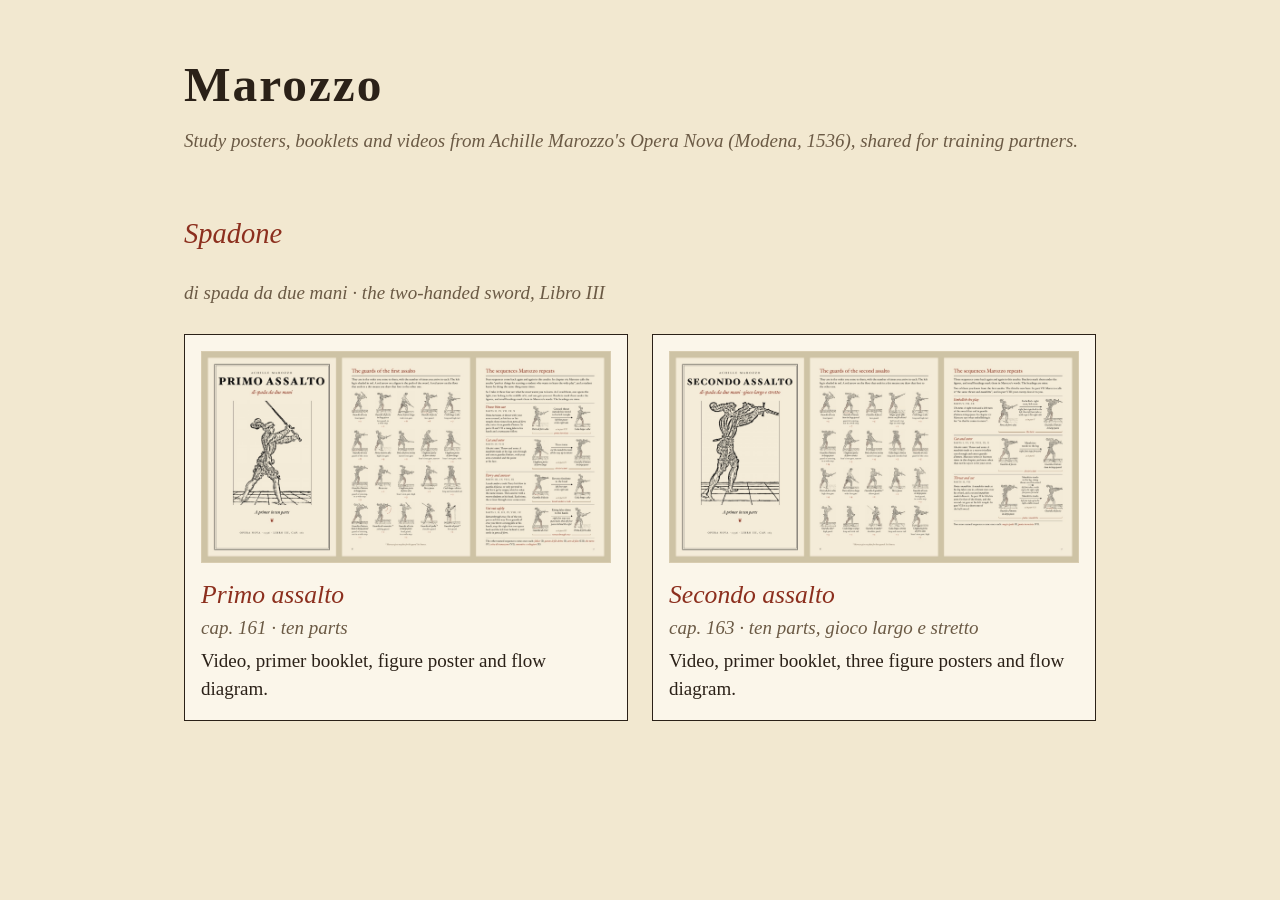
<file: index.html>
<!doctype html>
<html lang="en"><head><meta charset="utf-8"><meta name="viewport" content="width=device-width,initial-scale=1">
<title>Marozzo</title><link rel="stylesheet" href="style.css"></head>
<body><main>
<h1>Marozzo</h1>
<p class="sub">Study posters, booklets and videos from Achille Marozzo's <i>Opera Nova</i> (Modena, 1536), shared for training partners.</p>
<h2 id="spadone">Spadone</h2>
<p class="sub">di spada da due mani · the two-handed sword, Libro III</p>
<div class="two">
<a class="card entry" id="primo" href="primo-assalto.html">
<img src="spadone/primo-assalto-primer.jpg" alt="The first assault's primer booklet: the cover and the two facing pages of part I">
<span class="name">Primo assalto</span>
<span class="sub">cap. 161 · ten parts</span>
<span class="what">Video, primer booklet, figure poster and flow diagram.</span>
</a>
<a class="card entry" id="secondo" href="secondo-assalto.html">
<img src="spadone/secondo-assalto-primer.jpg" alt="The second assault's primer booklet: the cover and the two facing pages of part I">
<span class="name">Secondo assalto</span>
<span class="sub">cap. 163 · ten parts, gioco largo e stretto</span>
<span class="what">Video, primer booklet, three figure posters and flow diagram.</span>
</a>
</div>
</main></body></html>
</file>
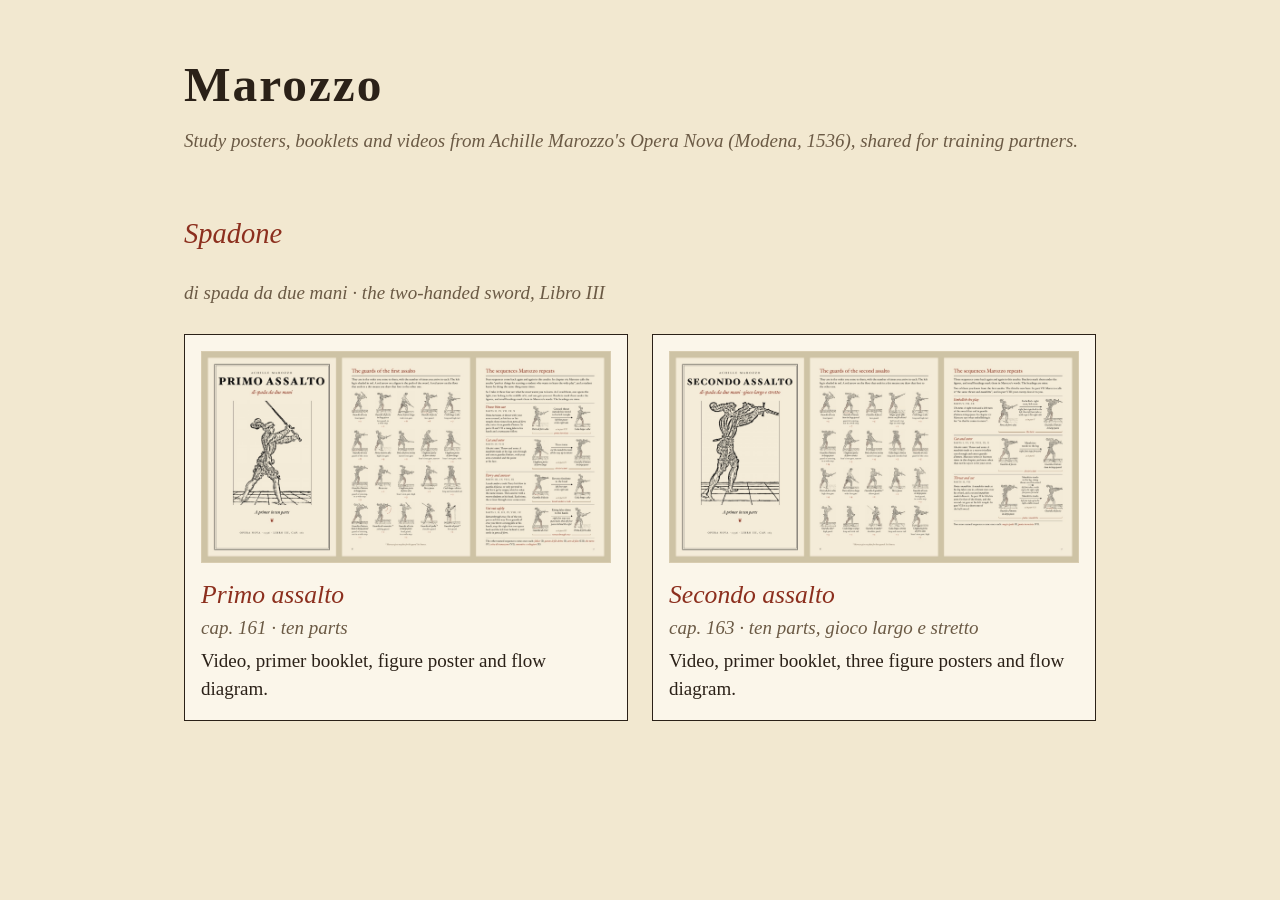
<file: spadone/index.html>
<!doctype html>
<html lang="en"><head><meta charset="utf-8"><meta http-equiv="refresh" content="0; url=../">
<link rel="canonical" href="../"><title>Marozzo</title></head>
<body><p><a href="../">Marozzo</a></p></body></html>
</file>
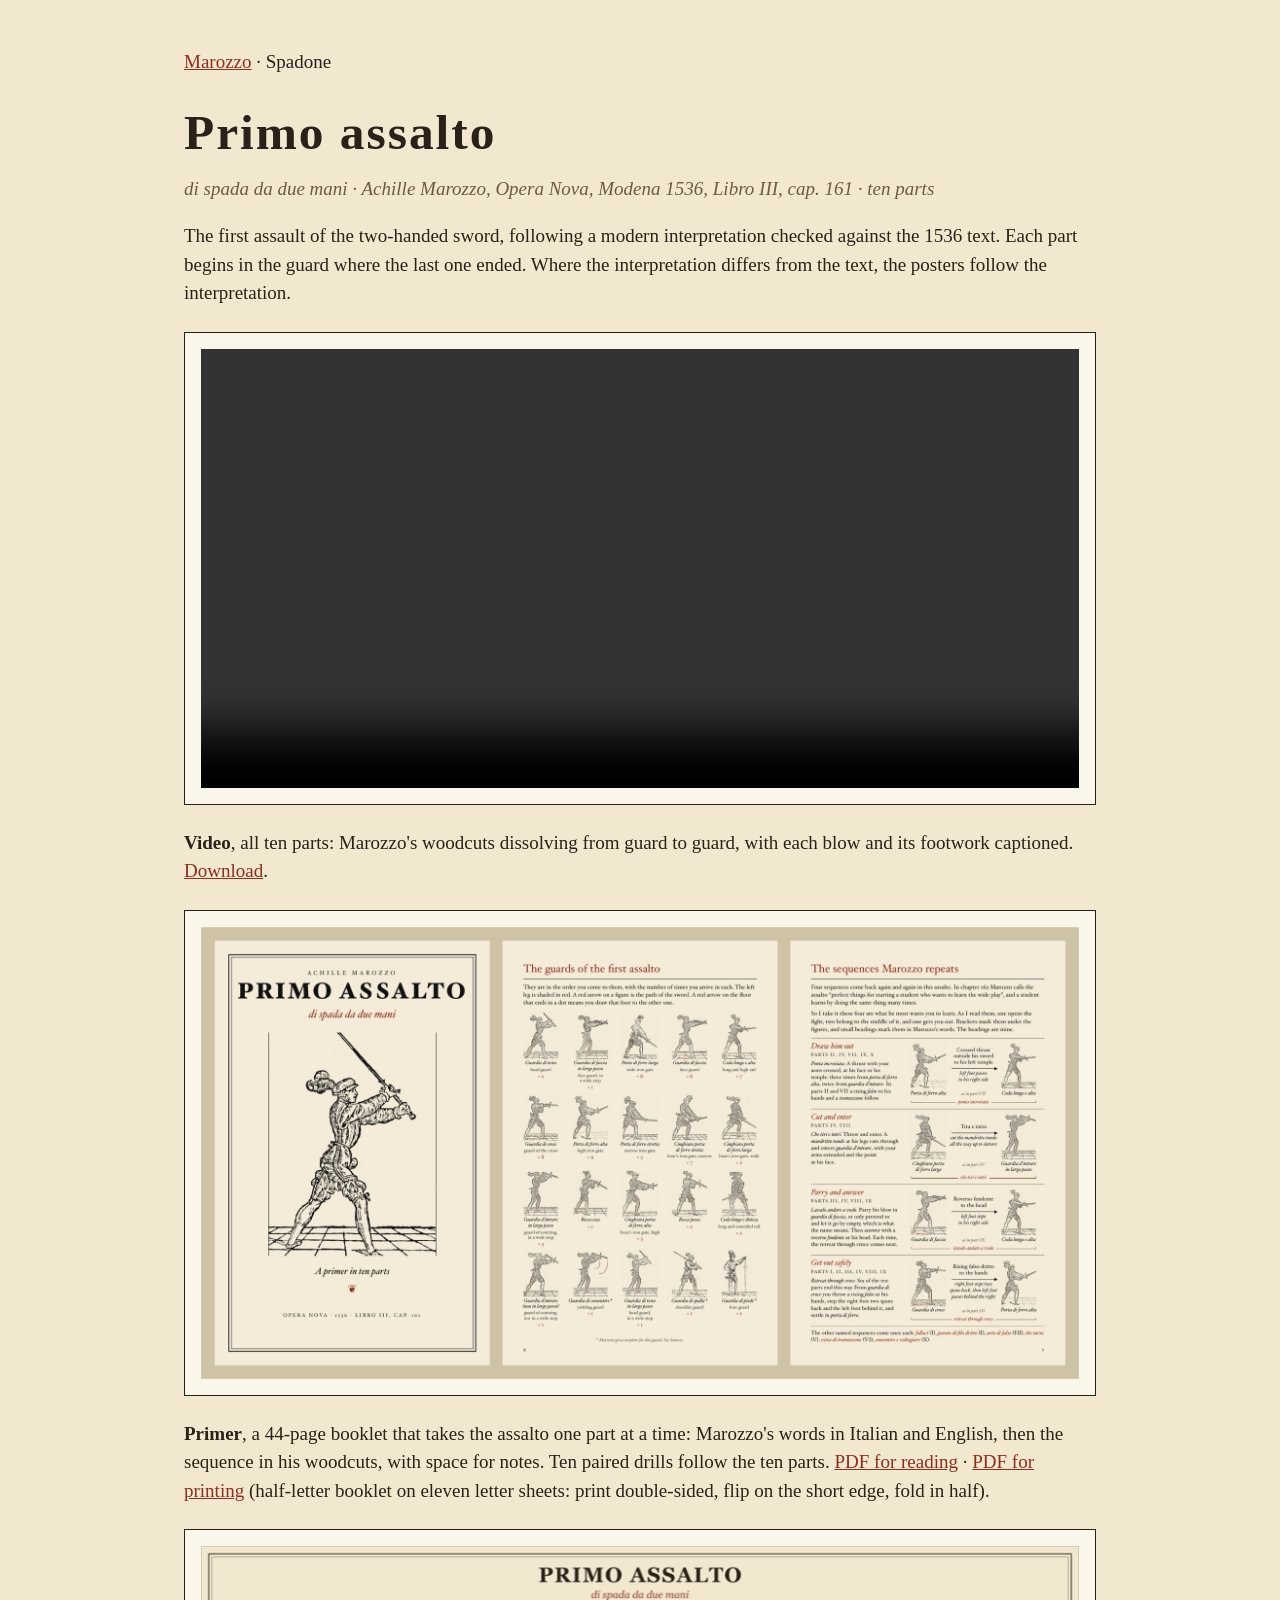
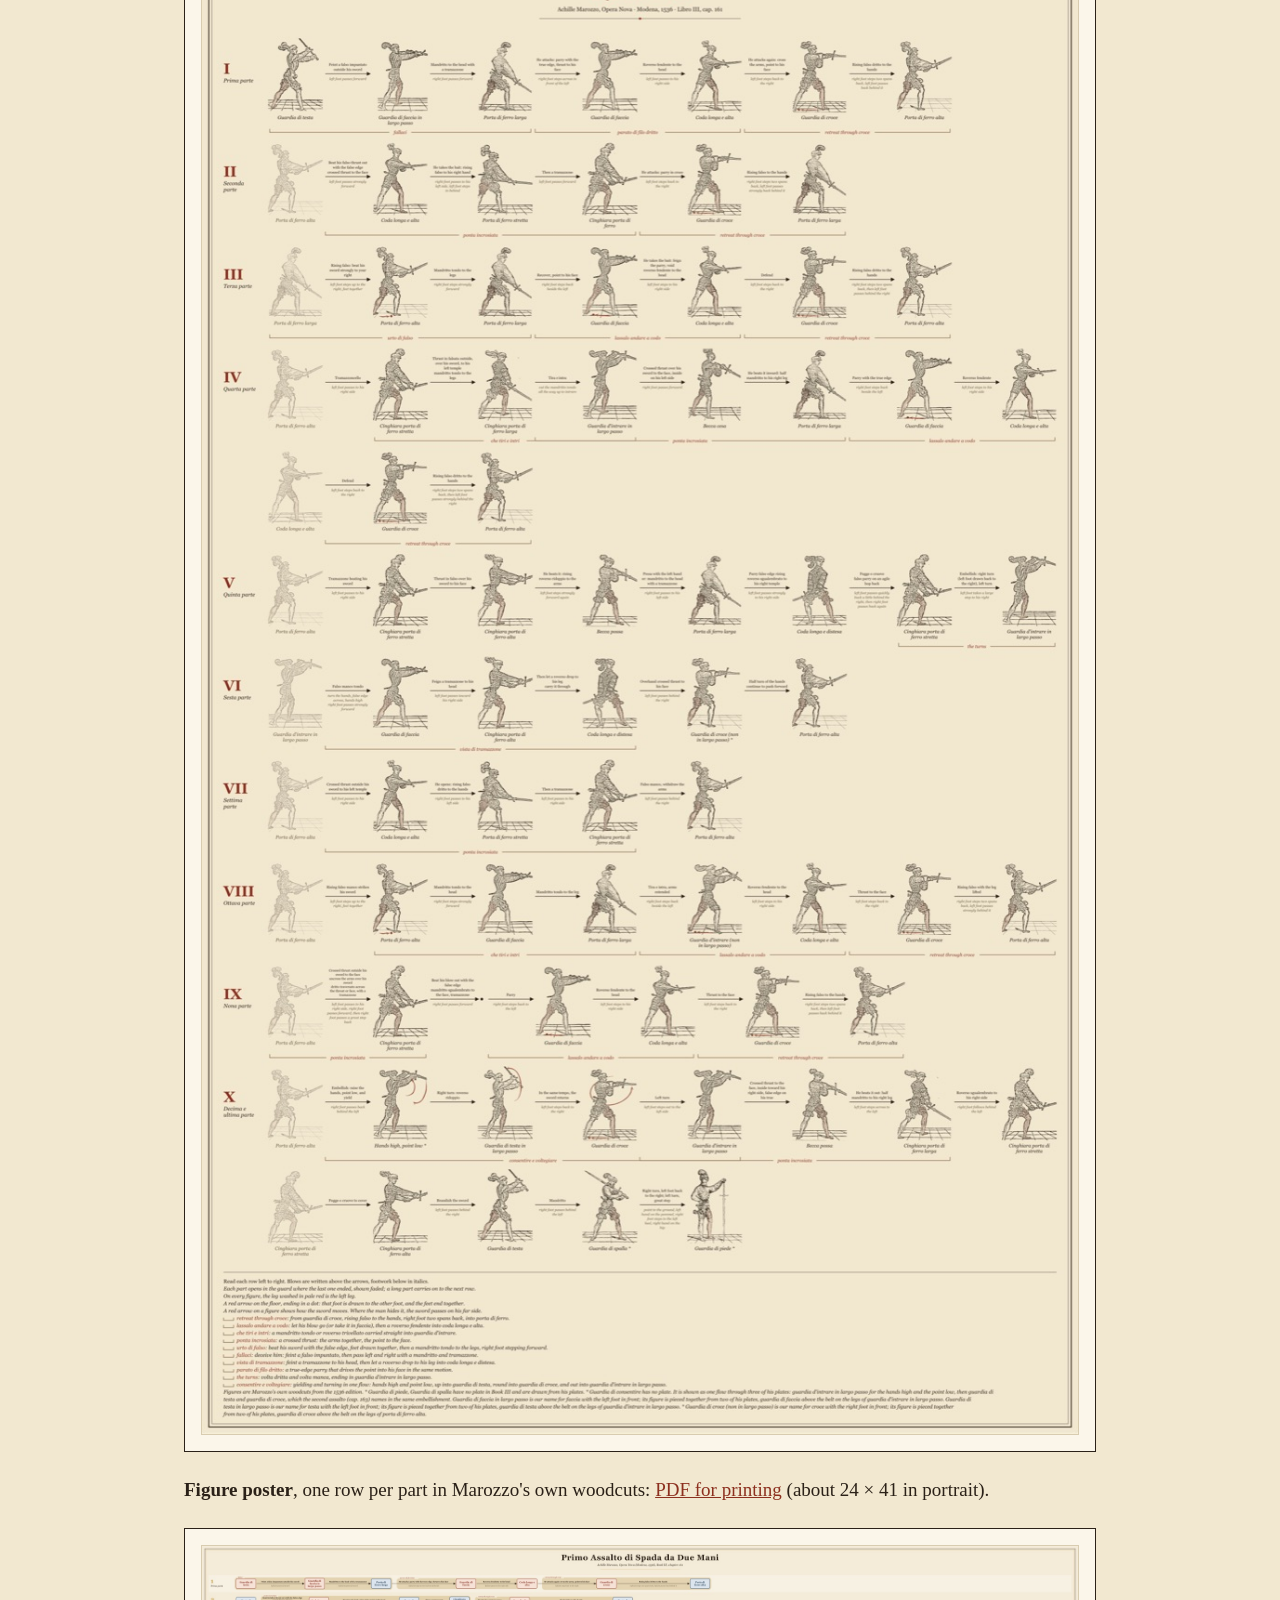
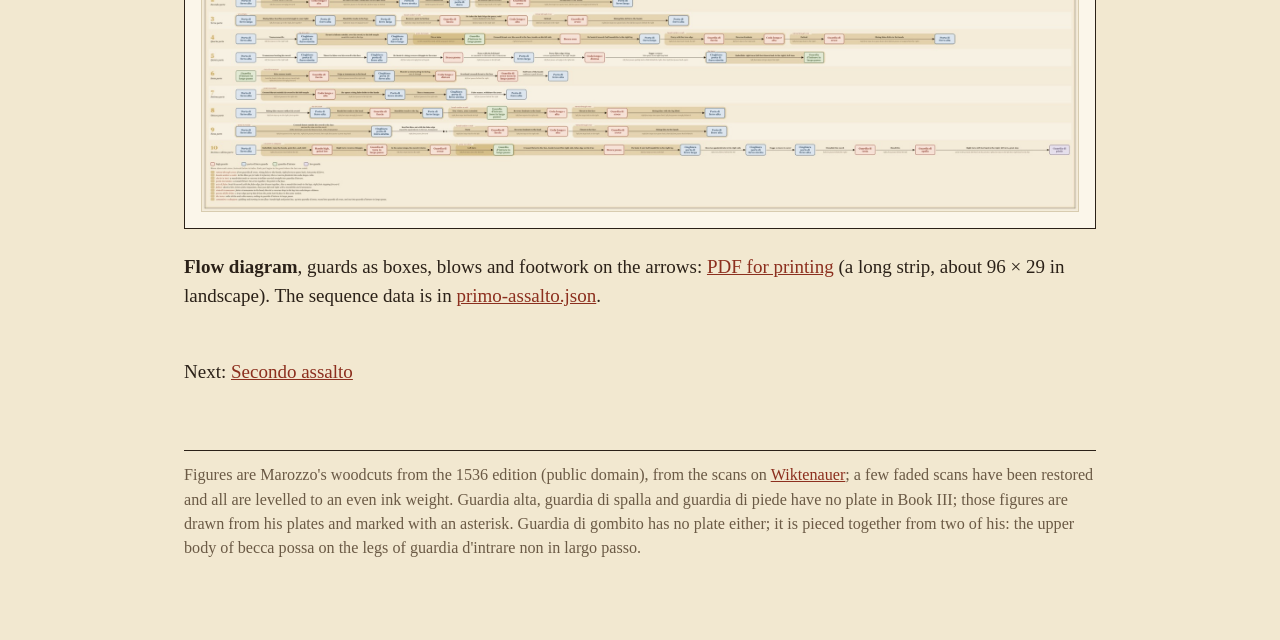
<file: primo-assalto.html>
<!doctype html>
<html lang="en"><head><meta charset="utf-8"><meta name="viewport" content="width=device-width,initial-scale=1">
<title>Marozzo, spadone: primo assalto</title><link rel="stylesheet" href="style.css"></head>
<body><main>
<p class="crumbs"><a href="./">Marozzo</a> · Spadone</p>
<h1>Primo assalto</h1>
<p class="sub">di spada da due mani · Achille Marozzo, <i>Opera Nova</i>, Modena 1536, Libro III, cap. 161 · ten parts</p>
<p>The first assault of the two-handed sword, following a modern interpretation checked against
the 1536 text. Each part begins in the guard where the last one ended. Where the interpretation
differs from the text, the posters follow the interpretation.</p>

<div class="card"><video src="spadone/primo-assalto.mp4" controls preload="metadata" style="width:100%;display:block"></video></div>
<p class="links"><b>Video</b>, all ten parts: Marozzo's woodcuts dissolving from guard to guard, with each blow and its
footwork captioned. <a href="spadone/primo-assalto.mp4">Download</a>.</p>

<a class="card" href="spadone/primo-assalto-primer.pdf">
<img src="spadone/primo-assalto-primer.jpg" alt="Primer booklet: the cover and the two facing pages of part I">
</a>
<p class="links"><b>Primer</b>, a 44-page booklet that takes the assalto one part at a time: Marozzo's words in
Italian and English, then the sequence in his woodcuts, with space for notes. Ten paired drills follow the ten parts.
<a href="spadone/primo-assalto-primer.pdf">PDF for reading</a> ·
<a href="spadone/primo-assalto-primer-print.pdf">PDF for printing</a> (half-letter booklet on eleven letter sheets:
print double-sided, flip on the short edge, fold in half).</p>

<a class="card" href="spadone/primo-assalto-figures.pdf">
<img src="spadone/primo-assalto-figures.jpg" alt="Poster: the first assault as a sequence of Marozzo's woodcut figures">
</a>
<p class="links"><b>Figure poster</b>, one row per part in Marozzo's own woodcuts:
<a href="spadone/primo-assalto-figures.pdf">PDF for printing</a> (about 24 × 41 in portrait).</p>

<a class="card" href="spadone/primo-assalto-flow.pdf">
<img src="spadone/primo-assalto-flow.jpg" alt="Poster: the first assault as a flow diagram of guards and blows">
</a>
<p class="links"><b>Flow diagram</b>, guards as boxes, blows and footwork on the arrows:
<a href="spadone/primo-assalto-flow.pdf">PDF for printing</a> (a long strip, about 96 × 29 in landscape).
The sequence data is in <a href="spadone/primo-assalto.json">primo-assalto.json</a>.</p>

<p class="next">Next: <a href="secondo-assalto.html">Secondo assalto</a></p>

<footer>
Figures are Marozzo's woodcuts from the 1536 edition (public domain), from the scans on
<a href="https://wiktenauer.com/wiki/Achille_Marozzo">Wiktenauer</a>; a few faded scans have been
restored and all are levelled to an even ink weight. Guardia alta, guardia di spalla and guardia di piede
have no plate in Book III; those figures are drawn from his plates and marked with an asterisk.
Guardia di gombito has no plate either; it is pieced together from two of his: the upper body of
becca possa on the legs of guardia d'intrare non in largo passo.
</footer>
</main></body></html>
</file>
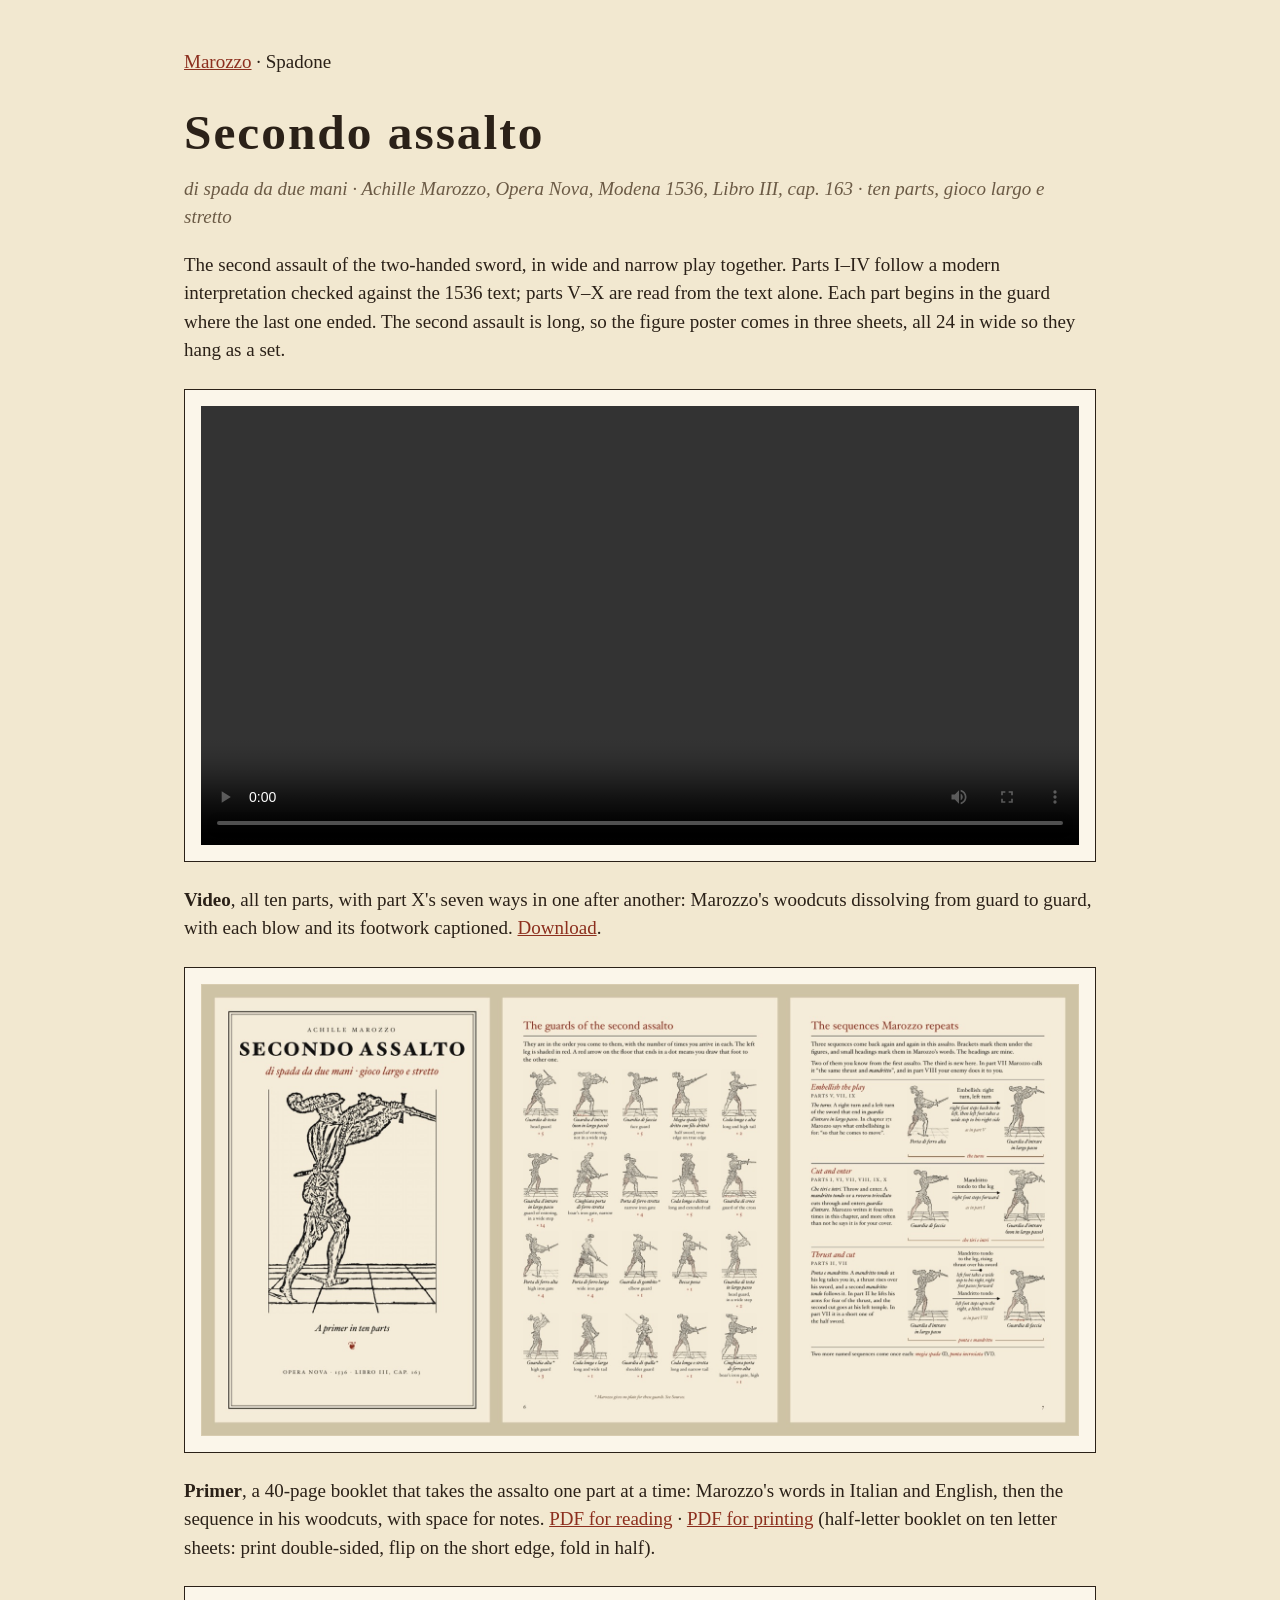
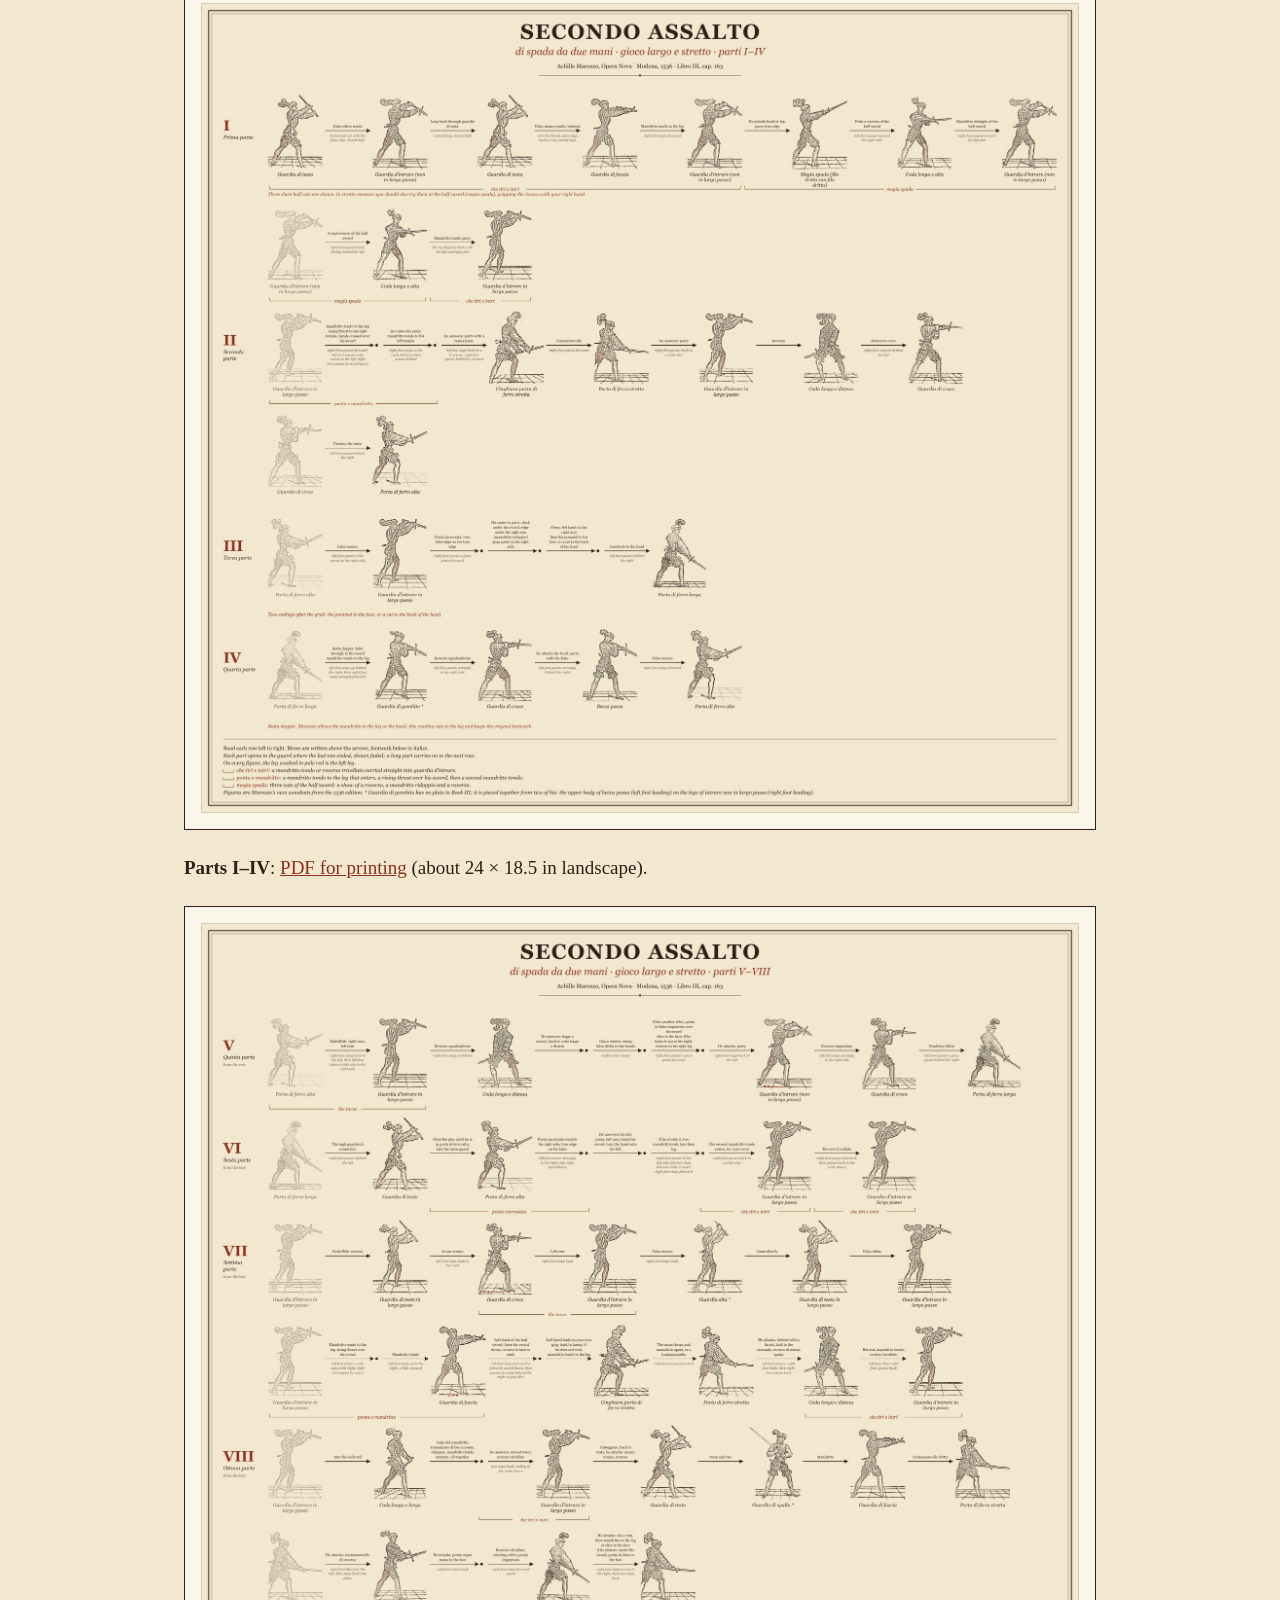
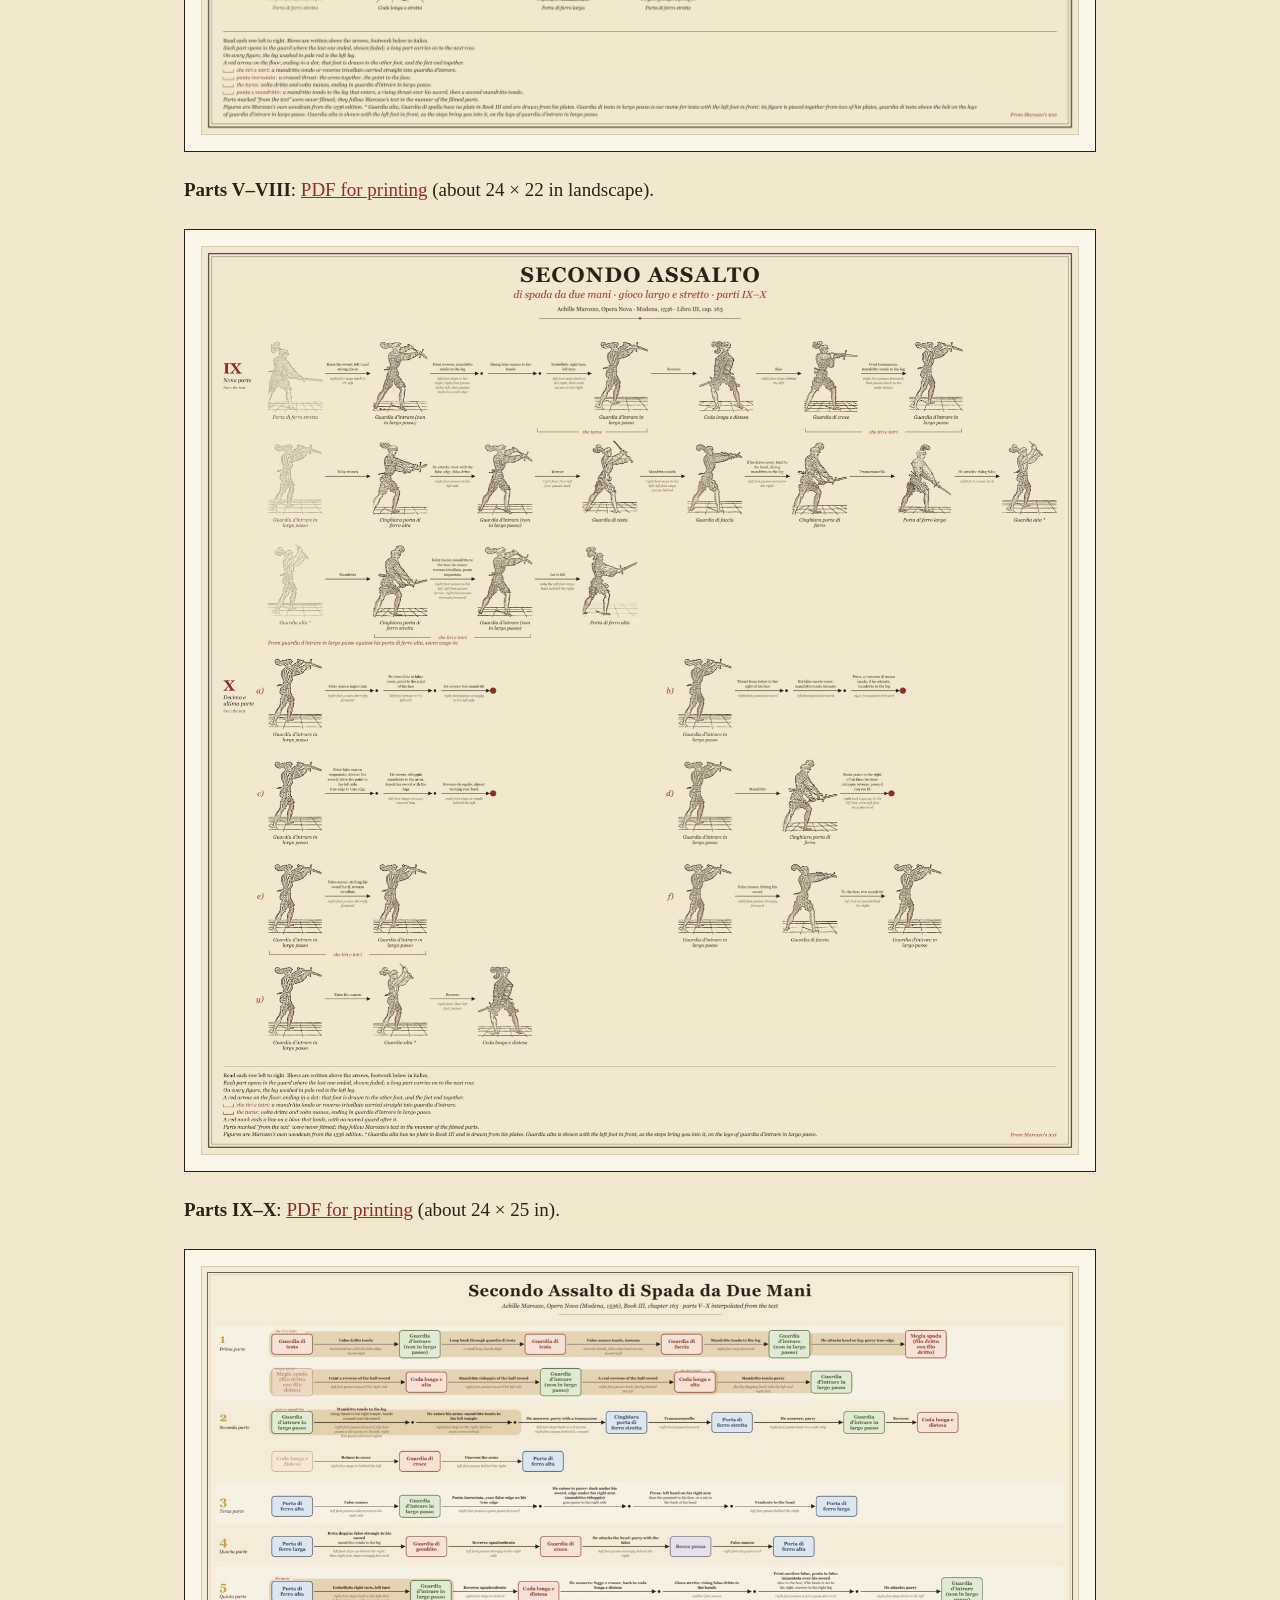
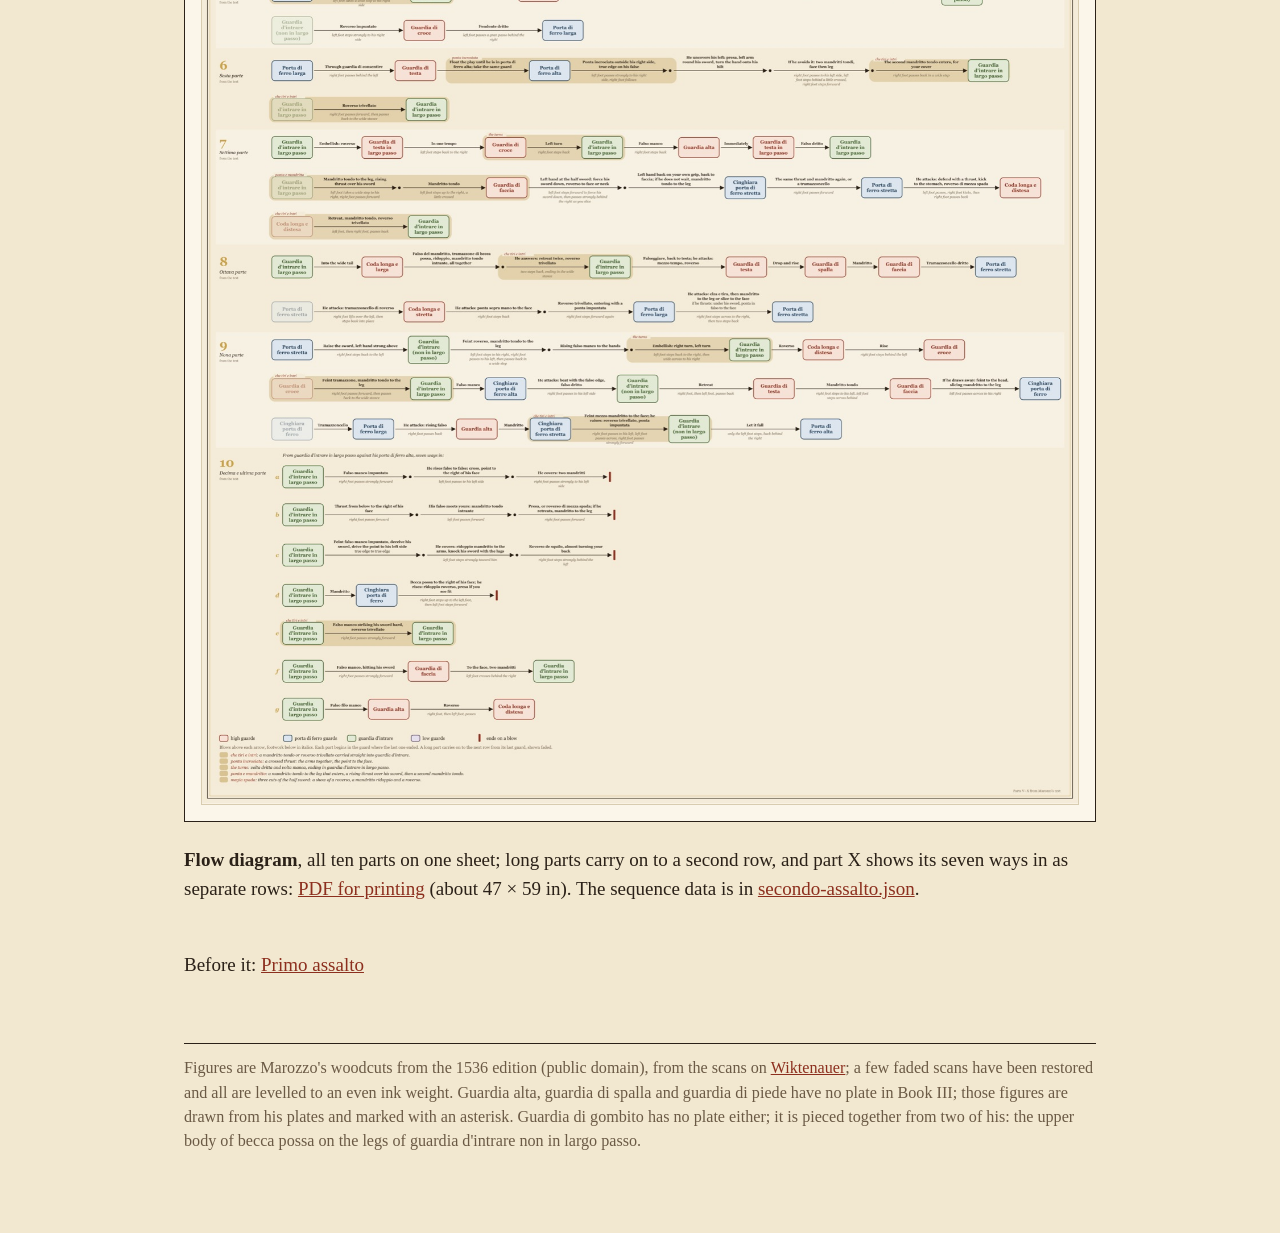
<file: secondo-assalto.html>
<!doctype html>
<html lang="en"><head><meta charset="utf-8"><meta name="viewport" content="width=device-width,initial-scale=1">
<title>Marozzo, spadone: secondo assalto</title><link rel="stylesheet" href="style.css"></head>
<body><main>
<p class="crumbs"><a href="./">Marozzo</a> · Spadone</p>
<h1>Secondo assalto</h1>
<p class="sub">di spada da due mani · Achille Marozzo, <i>Opera Nova</i>, Modena 1536, Libro III, cap. 163 · ten parts, gioco largo e stretto</p>
<p>The second assault of the two-handed sword, in wide and narrow play together. Parts I–IV follow a modern
interpretation checked against the 1536 text; parts V–X are read from the text alone. Each part begins in the guard
where the last one ended. The second assault is long, so the figure poster comes in three sheets, all 24 in wide so
they hang as a set.</p>

<div class="card"><video src="spadone/secondo-assalto.mp4" controls preload="metadata" style="width:100%;display:block"></video></div>
<p class="links"><b>Video</b>, all ten parts, with part X's seven ways in one after another: Marozzo's woodcuts dissolving from guard to guard, with each blow and its
footwork captioned. <a href="spadone/secondo-assalto.mp4">Download</a>.</p>

<a class="card" href="spadone/secondo-assalto-primer.pdf">
<img src="spadone/secondo-assalto-primer.jpg" alt="Primer booklet: the cover and the two facing pages of part I">
</a>
<p class="links"><b>Primer</b>, a 40-page booklet that takes the assalto one part at a time: Marozzo's words in
Italian and English, then the sequence in his woodcuts, with space for notes.
<a href="spadone/secondo-assalto-primer.pdf">PDF for reading</a> ·
<a href="spadone/secondo-assalto-primer-print.pdf">PDF for printing</a> (half-letter booklet on ten letter sheets:
print double-sided, flip on the short edge, fold in half).</p>

<a class="card" href="spadone/secondo-assalto-figures-I-IV.pdf">
<img src="spadone/secondo-assalto-figures-I-IV.jpg" alt="Poster: the second assault, parts I to IV, in Marozzo's woodcut figures">
</a>
<p class="links"><b>Parts I–IV</b>: <a href="spadone/secondo-assalto-figures-I-IV.pdf">PDF for printing</a> (about 24 × 18.5 in landscape).</p>

<a class="card" href="spadone/secondo-assalto-figures-V-VIII.pdf">
<img src="spadone/secondo-assalto-figures-V-VIII.jpg" alt="Poster: the second assault, parts V to VIII, in Marozzo's woodcut figures">
</a>
<p class="links"><b>Parts V–VIII</b>: <a href="spadone/secondo-assalto-figures-V-VIII.pdf">PDF for printing</a> (about 24 × 22 in landscape).</p>

<a class="card" href="spadone/secondo-assalto-figures-IX-X.pdf">
<img src="spadone/secondo-assalto-figures-IX-X.jpg" alt="Poster: the second assault, parts IX and X, in Marozzo's woodcut figures">
</a>
<p class="links"><b>Parts IX–X</b>: <a href="spadone/secondo-assalto-figures-IX-X.pdf">PDF for printing</a> (about 24 × 25 in).</p>

<a class="card" href="spadone/secondo-assalto-flow.pdf">
<img src="spadone/secondo-assalto-flow.jpg" alt="Poster: the second assault as a flow diagram of guards and blows">
</a>
<p class="links"><b>Flow diagram</b>, all ten parts on one sheet; long parts carry on to a second row,
and part X shows its seven ways in as separate rows:
<a href="spadone/secondo-assalto-flow.pdf">PDF for printing</a> (about 47 × 59 in).
The sequence data is in <a href="spadone/secondo-assalto.json">secondo-assalto.json</a>.</p>

<p class="next">Before it: <a href="primo-assalto.html">Primo assalto</a></p>

<footer>
Figures are Marozzo's woodcuts from the 1536 edition (public domain), from the scans on
<a href="https://wiktenauer.com/wiki/Achille_Marozzo">Wiktenauer</a>; a few faded scans have been
restored and all are levelled to an even ink weight. Guardia alta, guardia di spalla and guardia di piede
have no plate in Book III; those figures are drawn from his plates and marked with an asterisk.
Guardia di gombito has no plate either; it is pieced together from two of his: the upper body of
becca possa on the legs of guardia d'intrare non in largo passo.
</footer>
</main></body></html>
</file>
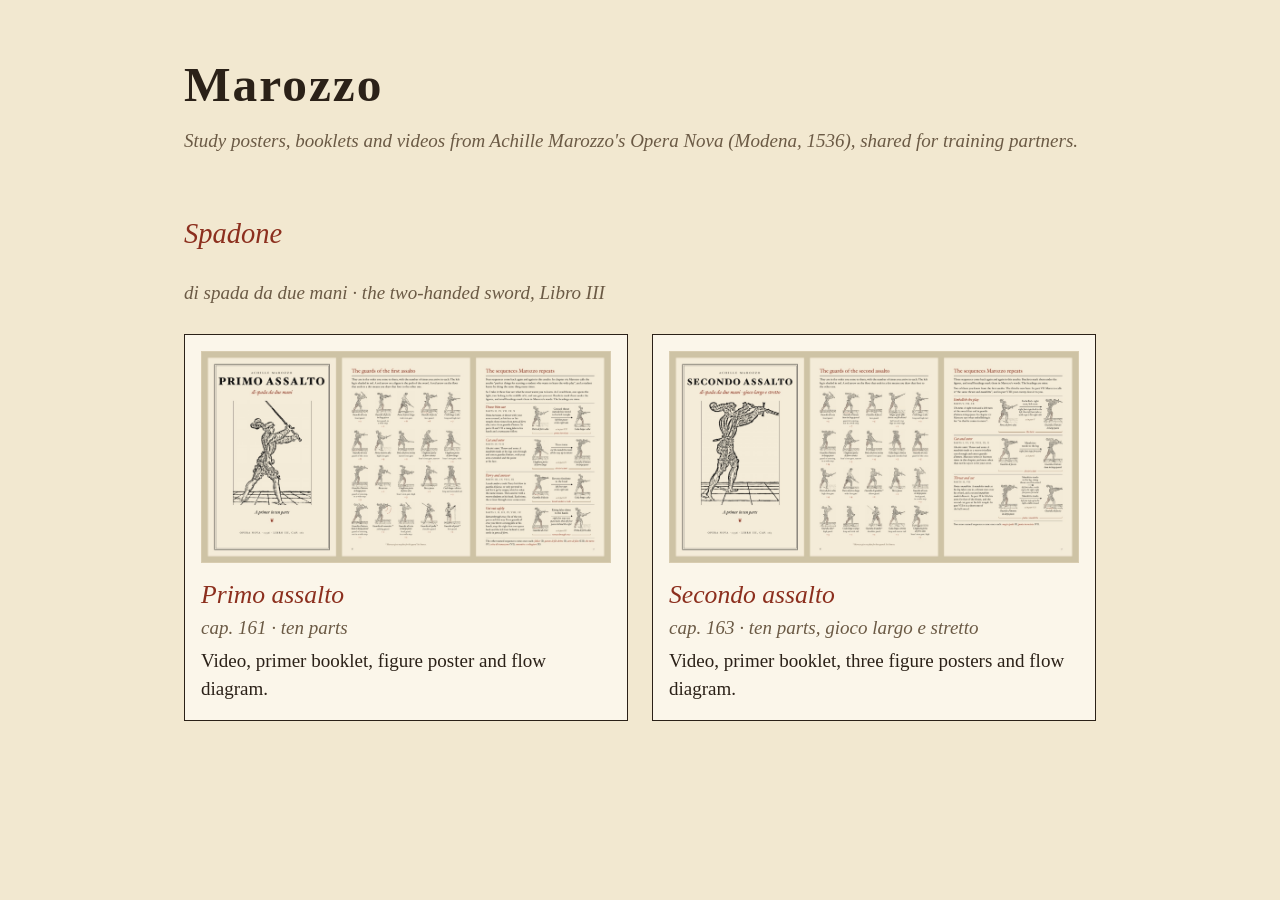
<file: spadone.html>
<!doctype html>
<html lang="en"><head><meta charset="utf-8"><meta http-equiv="refresh" content="0; url=./">
<link rel="canonical" href="./"><title>Marozzo</title></head>
<body><p><a href="./">Marozzo</a></p></body></html>
</file>
<file: style.css>
:root { --ink:#2b2118; --paper:#f2e8d0; --red:#8c2f1e; --muted:#6b5a45; }
* { box-sizing: border-box; }
body { margin:0; background:var(--paper); color:var(--ink);
  font-family: "EB Garamond", Garamond, Georgia, serif; font-size:19px; line-height:1.5; }
main { max-width: 960px; margin: 0 auto; padding: 48px 24px 80px; }
h1 { font-size: 2.6em; letter-spacing: .04em; margin: 0 0 .1em; }
h2 { color: var(--red); font-style: italic; font-weight: normal; margin-top: 2em; }
a { color: var(--red); }
.sub { color: var(--muted); font-style: italic; margin-top: 0; }
.card { display:block; border:1px solid var(--ink); padding:16px; margin:24px 0; background:#fbf6ea; }
.card img { width:100%; display:block; border:1px solid #d8ccb0; }
.links { margin-top: .6em; }
footer { margin-top: 64px; color: var(--muted); font-size: .85em; border-top:1px solid var(--ink); padding-top: 12px; }
.crumbs { margin: 0 0 1em; }
.two { display: grid; grid-template-columns: 1fr 1fr; gap: 24px; }
.two .card { margin: 8px 0 0; }
@media (max-width: 640px) { .two { grid-template-columns: 1fr; } }
a.entry { text-decoration: none; color: var(--ink); }
.entry span { display: block; }
.entry .name { color: var(--red); font-size: 1.35em; font-style: italic; margin-top: .5em; }
.entry .sub { margin: 0; }
.entry .what { margin-top: .2em; }
.next { margin-top: 2.5em; }
</file>
